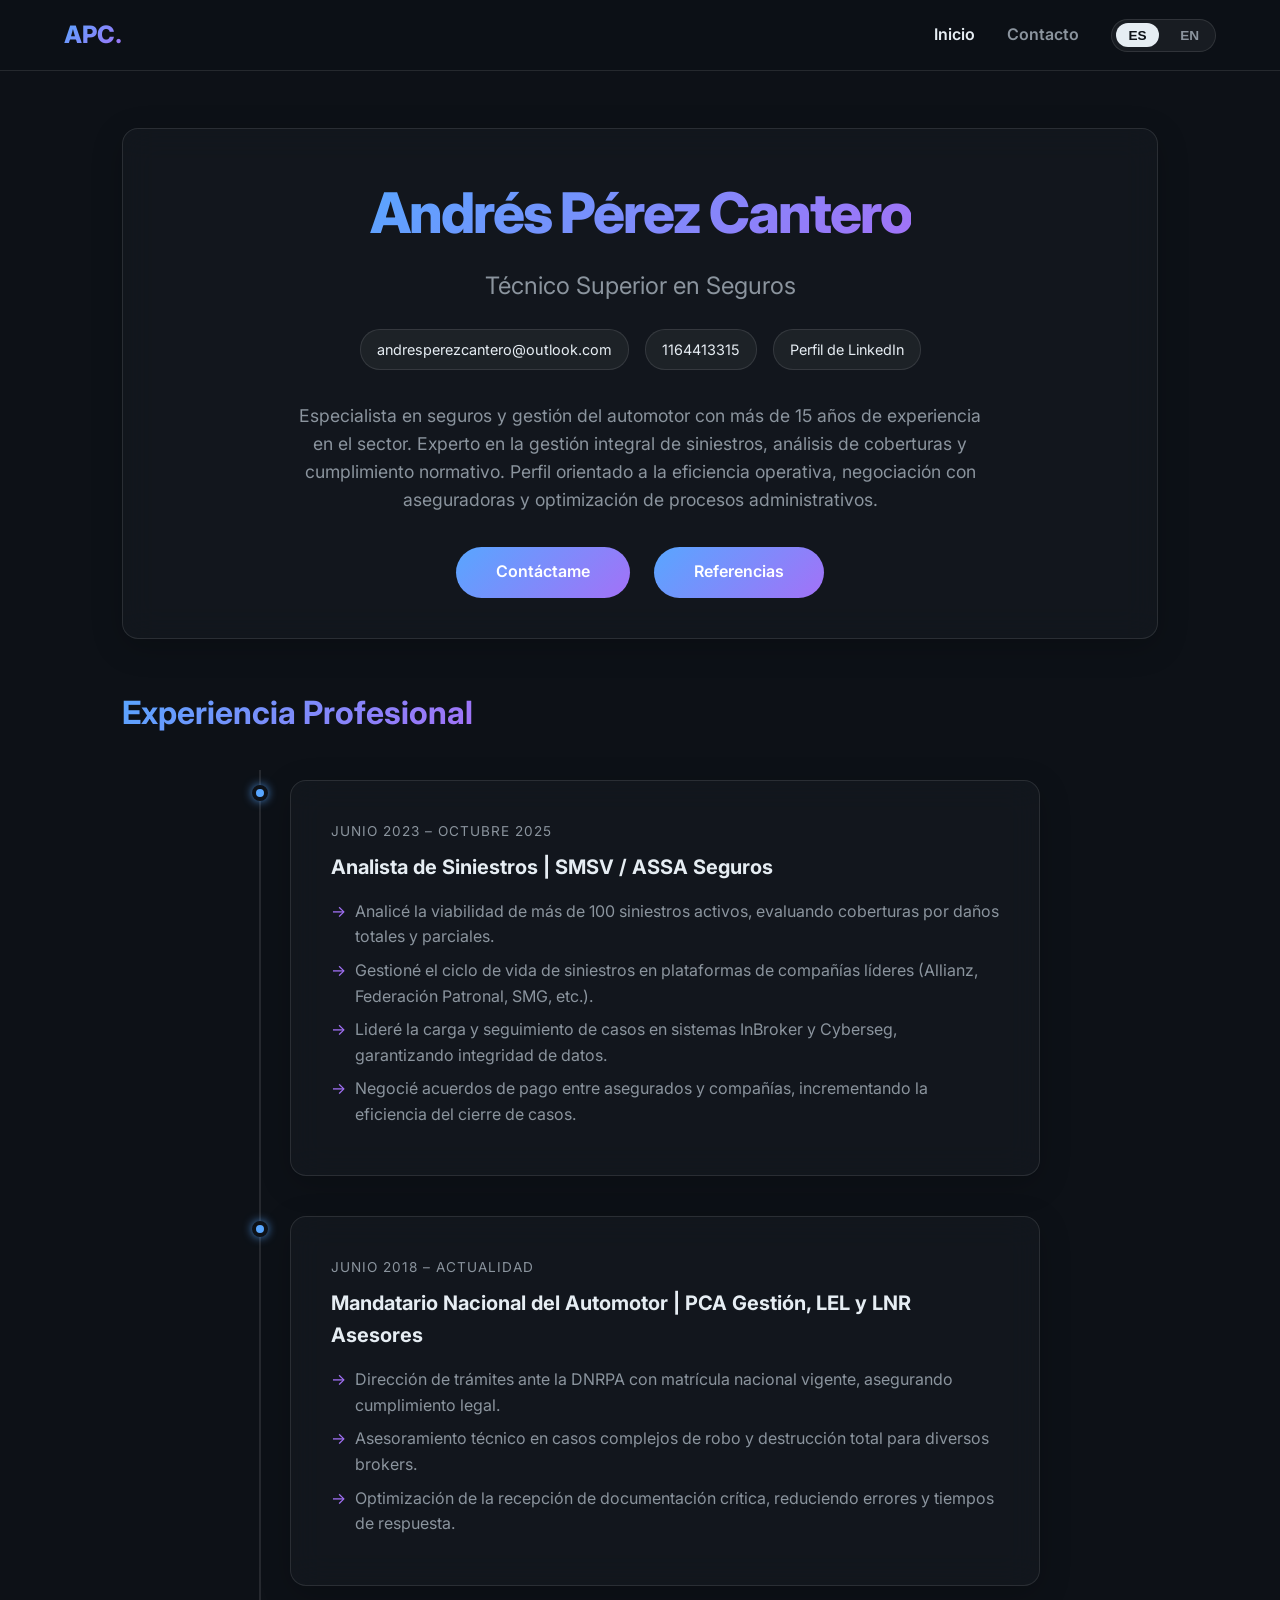
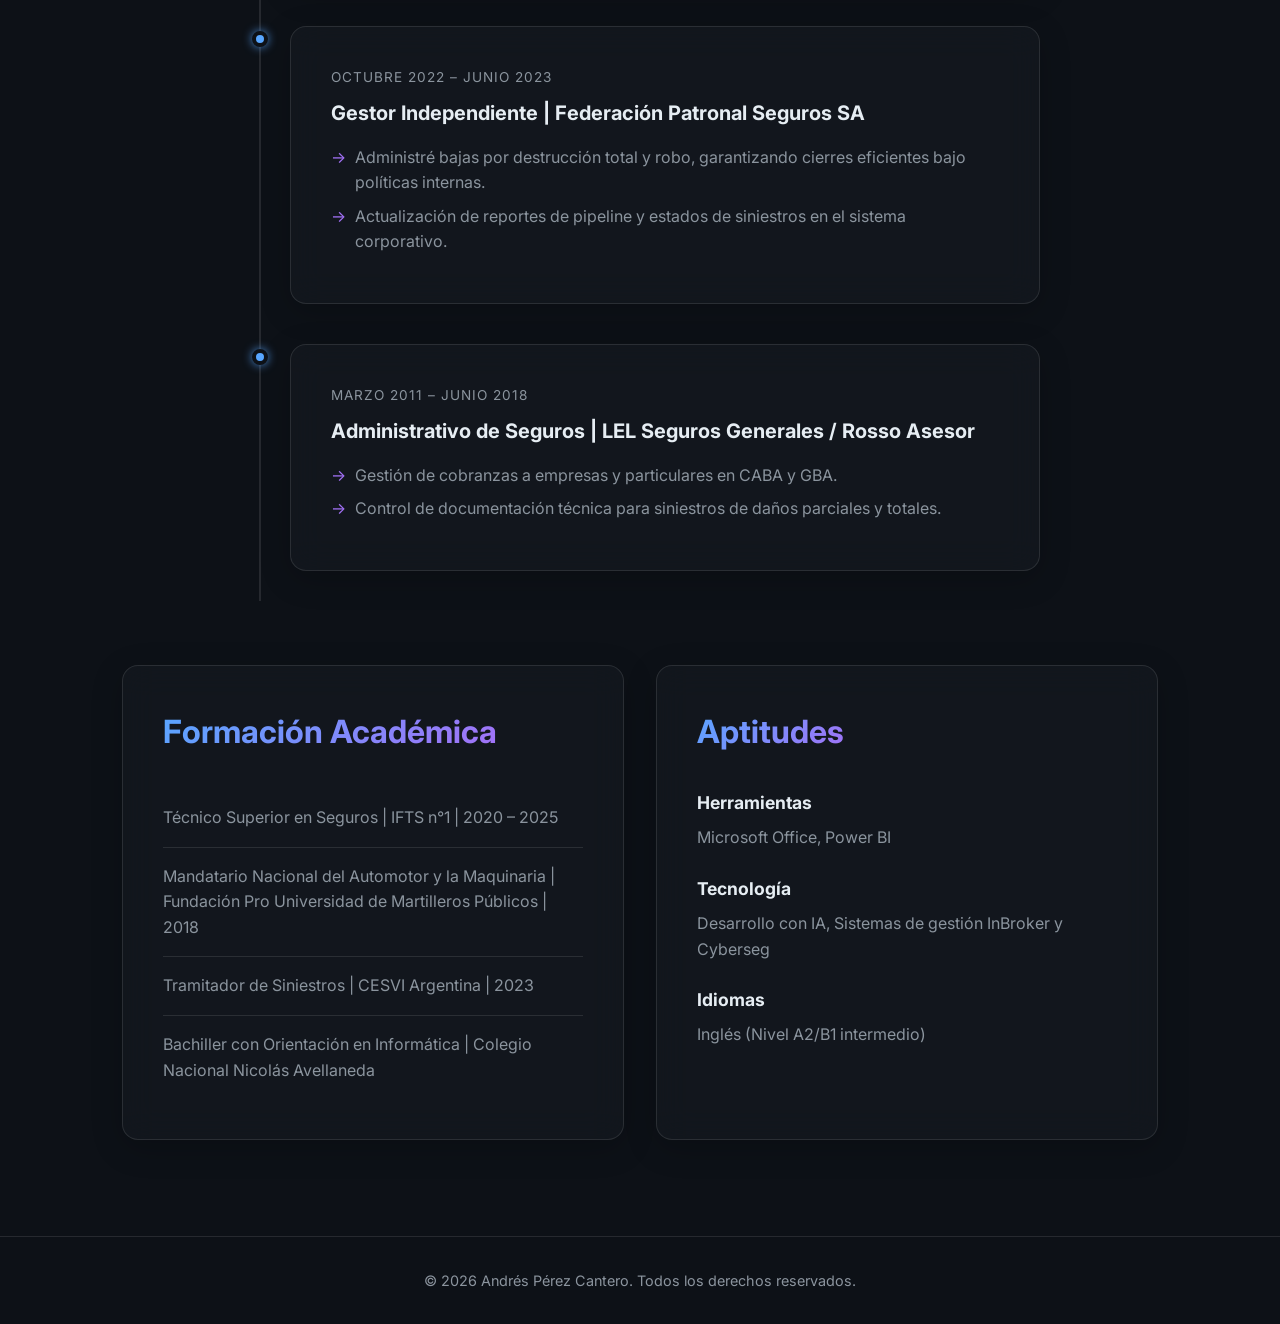
<file: index.html>
<!DOCTYPE html>
<html lang="es">
<head>
    <meta charset="UTF-8">
    <meta name="viewport" content="width=device-width, initial-scale=1.0">
    <title data-es="Andrés Pérez Cantero - CV" data-en="Andrés Pérez Cantero - Resume">Andrés Pérez Cantero - CV</title>
    
    <!-- SEO Meta Tags -->
    <meta name="description" content="Especialista en seguros y gestión del automotor con más de 15 años de experiencia. Técnico Superior en Seguros y Mandatario Nacional del Automotor. Gestión integral de siniestros.">
    <meta name="keywords" content="Análisis de siniestros, Técnico Superior en Seguros, Gestión de seguros, Análisis de coberturas, Siniestros totales y parciales, InBroker, Andrés Pérez Cantero">
    <meta name="author" content="Andrés Pérez Cantero">
    
    <!-- Open Graph (Redes Sociales y WhatsApp) -->
    <meta property="og:title" content="Andrés Pérez Cantero - CV">
    <meta property="og:description" content="Especialista en seguros y gestión del automotor. Técnico Superior en Seguros.">
    <meta property="og:type" content="website">
    <!-- Google Fonts for typography -->
    <link rel="preconnect" href="https://fonts.googleapis.com">
    <link rel="preconnect" href="https://fonts.gstatic.com" crossorigin>
    <link href="https://fonts.googleapis.com/css2?family=Inter:wght@300;400;600;800&display=swap" rel="stylesheet">
    <link rel="stylesheet" href="index.css">
</head>
<body>

    <header class="navbar">
        <div class="logo">APC.</div>
        <nav>
            <a href="index.html" class="active" data-es="Inicio" data-en="Home">Inicio</a>
            <a href="contact.html" data-es="Contacto" data-en="Contact">Contacto</a>
            <div class="lang-switch">
                <button id="btn-es" class="lang-btn active">ES</button>
                <button id="btn-en" class="lang-btn">EN</button>
            </div>
        </nav>
    </header>

    <main class="container">
        <!-- Hero Section -->
        <section class="hero glass-box">
            <h1 class="gradient-text">Andrés Pérez Cantero</h1>
            <h2 data-es="Técnico Superior en Seguros" data-en="Senior Insurance Technician">Técnico Superior en Seguros</h2>
            <div class="contact-chips">
                <a href="mailto:andresperezcantero@outlook.com">andresperezcantero@outlook.com</a>
                <a href="tel:+541164413315">1164413315</a>
                <a href="https://www.linkedin.com/in/andr%C3%A9s-p%C3%A9rez-cantero-a392791b" target="_blank" rel="noopener noreferrer" data-es="Perfil de LinkedIn" data-en="LinkedIn Profile">Perfil de LinkedIn</a>
            </div>
            <p class="hero-desc" data-es="Especialista en seguros y gestión del automotor con más de 15 años de experiencia en el sector. Experto en la gestión integral de siniestros, análisis de coberturas y cumplimiento normativo. Perfil orientado a la eficiencia operativa, negociación con aseguradoras y optimización de procesos administrativos." data-en="Insurance and automotive management specialist with over 15 years of industry experience. Expert in comprehensive claims management, coverage analysis, and regulatory compliance. Profile oriented towards operational efficiency, negotiation with insurers, and optimization of administrative processes.">
                Especialista en seguros y gestión del automotor con más de 15 años de experiencia en el sector. Experto en la gestión integral de siniestros, análisis de coberturas y cumplimiento normativo. Perfil orientado a la eficiencia operativa, negociación con aseguradoras y optimización de procesos administrativos.
            </p>
            <div class="cta-group">
                <a href="contact.html" class="cta-button" data-es="Contáctame" data-en="Contact Me">Contáctame</a>
                <a href="referencias.html" class="cta-button" data-es="Referencias" data-en="References">Referencias</a>
            </div>
        </section>

        <!-- Experience -->
        <section class="experience section-animate">
            <h3 class="section-title gradient-text" data-es="Experiencia Profesional" data-en="Professional Experience">Experiencia Profesional</h3>
            
            <div class="timeline">
                <div class="timeline-item">
                    <div class="timeline-dot"></div>
                    <div class="timeline-content glass-box">
                        <span class="date" data-es="Junio 2023 – Octubre 2025" data-en="June 2023 – October 2025">Junio 2023 – Octubre 2025</span>
                        <h4 data-es="Analista de Siniestros | SMSV / ASSA Seguros" data-en="Claims Analyst | SMSV / ASSA Seguros">Analista de Siniestros | SMSV / ASSA Seguros</h4>
                        <ul>
                            <li data-es="Analicé la viabilidad de más de 100 siniestros activos, evaluando coberturas por daños totales y parciales." data-en="Analyzed the viability of over 100 active claims, evaluating coverage for total and partial damages.">Analicé la viabilidad de más de 100 siniestros activos, evaluando coberturas por daños totales y parciales.</li>
                            <li data-es="Gestioné el ciclo de vida de siniestros en plataformas de compañías líderes (Allianz, Federación Patronal, SMG, etc.)." data-en="Managed the claims lifecycle on platforms of leading companies (Allianz, Federación Patronal, SMG, etc.).">Gestioné el ciclo de vida de siniestros en plataformas de compañías líderes (Allianz, Federación Patronal, SMG, etc.).</li>
                            <li data-es="Lideré la carga y seguimiento de casos en sistemas InBroker y Cyberseg, garantizando integridad de datos." data-en="Led the loading and tracking of cases in InBroker and Cyberseg systems, ensuring data integrity.">Lideré la carga y seguimiento de casos en sistemas InBroker y Cyberseg, garantizando integridad de datos.</li>
                            <li data-es="Negocié acuerdos de pago entre asegurados y compañías, incrementando la eficiencia del cierre de casos." data-en="Negotiated payment agreements between insured parties and companies, increasing the efficiency of case closures.">Negocié acuerdos de pago entre asegurados y compañías, incrementando la eficiencia del cierre de casos.</li>
                        </ul>
                    </div>
                </div>

                <div class="timeline-item">
                    <div class="timeline-dot"></div>
                    <div class="timeline-content glass-box">
                        <span class="date" data-es="Junio 2018 – Actualidad" data-en="June 2018 – Present">Junio 2018 – Actualidad</span>
                        <h4 data-es="Mandatario Nacional del Automotor | PCA Gestión, LEL y LNR Asesores" data-en="National Automotive Agent | PCA Gestión, LEL y LNR Asesores">Mandatario Nacional del Automotor | PCA Gestión, LEL y LNR Asesores</h4>
                        <ul>
                            <li data-es="Dirección de trámites ante la DNRPA con matrícula nacional vigente, asegurando cumplimiento legal." data-en="Direction of procedures before the DNRPA with a valid national registration, ensuring legal compliance.">Dirección de trámites ante la DNRPA con matrícula nacional vigente, asegurando cumplimiento legal.</li>
                            <li data-es="Asesoramiento técnico en casos complejos de robo y destrucción total para diversos brokers." data-en="Technical advice in complex cases of theft and total destruction for various brokers.">Asesoramiento técnico en casos complejos de robo y destrucción total para diversos brokers.</li>
                            <li data-es="Optimización de la recepción de documentación crítica, reduciendo errores y tiempos de respuesta." data-en="Optimization of critical documentation reception, reducing errors and response times.">Optimización de la recepción de documentación crítica, reduciendo errores y tiempos de respuesta.</li>
                        </ul>
                    </div>
                </div>

                <div class="timeline-item">
                    <div class="timeline-dot"></div>
                    <div class="timeline-content glass-box">
                        <span class="date" data-es="Octubre 2022 – Junio 2023" data-en="October 2022 – June 2023">Octubre 2022 – Junio 2023</span>
                        <h4 data-es="Gestor Independiente | Federación Patronal Seguros SA" data-en="Independent Manager | Federación Patronal Seguros SA">Gestor Independiente | Federación Patronal Seguros SA</h4>
                        <ul>
                            <li data-es="Administré bajas por destrucción total y robo, garantizando cierres eficientes bajo políticas internas." data-en="Managed write-offs for total destruction and theft, ensuring efficient closures under internal policies.">Administré bajas por destrucción total y robo, garantizando cierres eficientes bajo políticas internas.</li>
                            <li data-es="Actualización de reportes de pipeline y estados de siniestros en el sistema corporativo." data-en="Update of pipeline reports and claim statuses in the corporate system.">Actualización de reportes de pipeline y estados de siniestros en el sistema corporativo.</li>
                        </ul>
                    </div>
                </div>

                <div class="timeline-item">
                    <div class="timeline-dot"></div>
                    <div class="timeline-content glass-box">
                        <span class="date" data-es="Marzo 2011 – Junio 2018" data-en="March 2011 – June 2018">Marzo 2011 – Junio 2018</span>
                        <h4 data-es="Administrativo de Seguros | LEL Seguros Generales / Rosso Asesor" data-en="Insurance Administrative | LEL Seguros Generales / Rosso Asesor">Administrativo de Seguros | LEL Seguros Generales / Rosso Asesor</h4>
                        <ul>
                            <li data-es="Gestión de cobranzas a empresas y particulares en CABA y GBA." data-en="Management of collections from companies and individuals in CABA and GBA.">Gestión de cobranzas a empresas y particulares en CABA y GBA.</li>
                            <li data-es="Control de documentación técnica para siniestros de daños parciales y totales." data-en="Control of technical documentation for partial and total damage claims.">Control de documentación técnica para siniestros de daños parciales y totales.</li>
                        </ul>
                    </div>
                </div>
            </div>
        </section>

        <!-- Education & Skills -->
        <section class="edu-skills section-animate">
            <div class="grid-2">
                <div class="education glass-box">
                    <h3 class="section-title gradient-text" data-es="Formación Académica" data-en="Academic Background">Formación Académica</h3>
                    <ul class="custom-list">
                        <li data-es="Técnico Superior en Seguros | IFTS n°1 | 2020 – 2025" data-en="Senior Insurance Technician | IFTS n°1 | 2020 – 2025">Técnico Superior en Seguros | IFTS n°1 | 2020 – 2025</li>
                        <li data-es="Mandatario Nacional del Automotor y la Maquinaria | Fundación Pro Universidad de Martilleros Públicos | 2018" data-en="National Automotive and Machinery Agent | Fundación Pro Universidad de Martilleros Públicos | 2018">Mandatario Nacional del Automotor y la Maquinaria | Fundación Pro Universidad de Martilleros Públicos | 2018</li>
                        <li data-es="Tramitador de Siniestros | CESVI Argentina | 2023" data-en="Claims Handler | CESVI Argentina | 2023">Tramitador de Siniestros | CESVI Argentina | 2023</li>
                        <li data-es="Bachiller con Orientación en Informática | Colegio Nacional Nicolás Avellaneda" data-en="Bachelor with Computer Science Orientation | Colegio Nacional Nicolás Avellaneda">Bachiller con Orientación en Informática | Colegio Nacional Nicolás Avellaneda</li>
                    </ul>
                </div>
                
                <div class="skills glass-box">
                    <h3 class="section-title gradient-text" data-es="Aptitudes" data-en="Skills">Aptitudes</h3>
                    <div class="skill-category">
                        <h5 data-es="Herramientas" data-en="Tools">Herramientas</h5>
                        <p>Microsoft Office, Power BI</p>
                    </div>
                    <div class="skill-category">
                        <h5 data-es="Tecnología" data-en="Technology">Tecnología</h5>
                        <p data-es="Desarrollo con IA, Sistemas de gestión InBroker y Cyberseg" data-en="AI Development, InBroker and Cyberseg Management Systems">Desarrollo con IA, Sistemas de gestión InBroker y Cyberseg</p>
                    </div>
                    <div class="skill-category">
                        <h5 data-es="Idiomas" data-en="Languages">Idiomas</h5>
                        <p data-es="Inglés (Nivel A2/B1 intermedio)" data-en="English (Intermediate A2/B1 level)">Inglés (Nivel A2/B1 intermedio)</p>
                    </div>
                </div>
            </div>
        </section>

    </main>
    
    <footer>
        <p data-es="© 2026 Andrés Pérez Cantero. Todos los derechos reservados." data-en="© 2026 Andrés Pérez Cantero. All rights reserved.">© 2026 Andrés Pérez Cantero. Todos los derechos reservados.</p>
    </footer>

    <script src="script.js"></script>
</body>
</html>
</file>
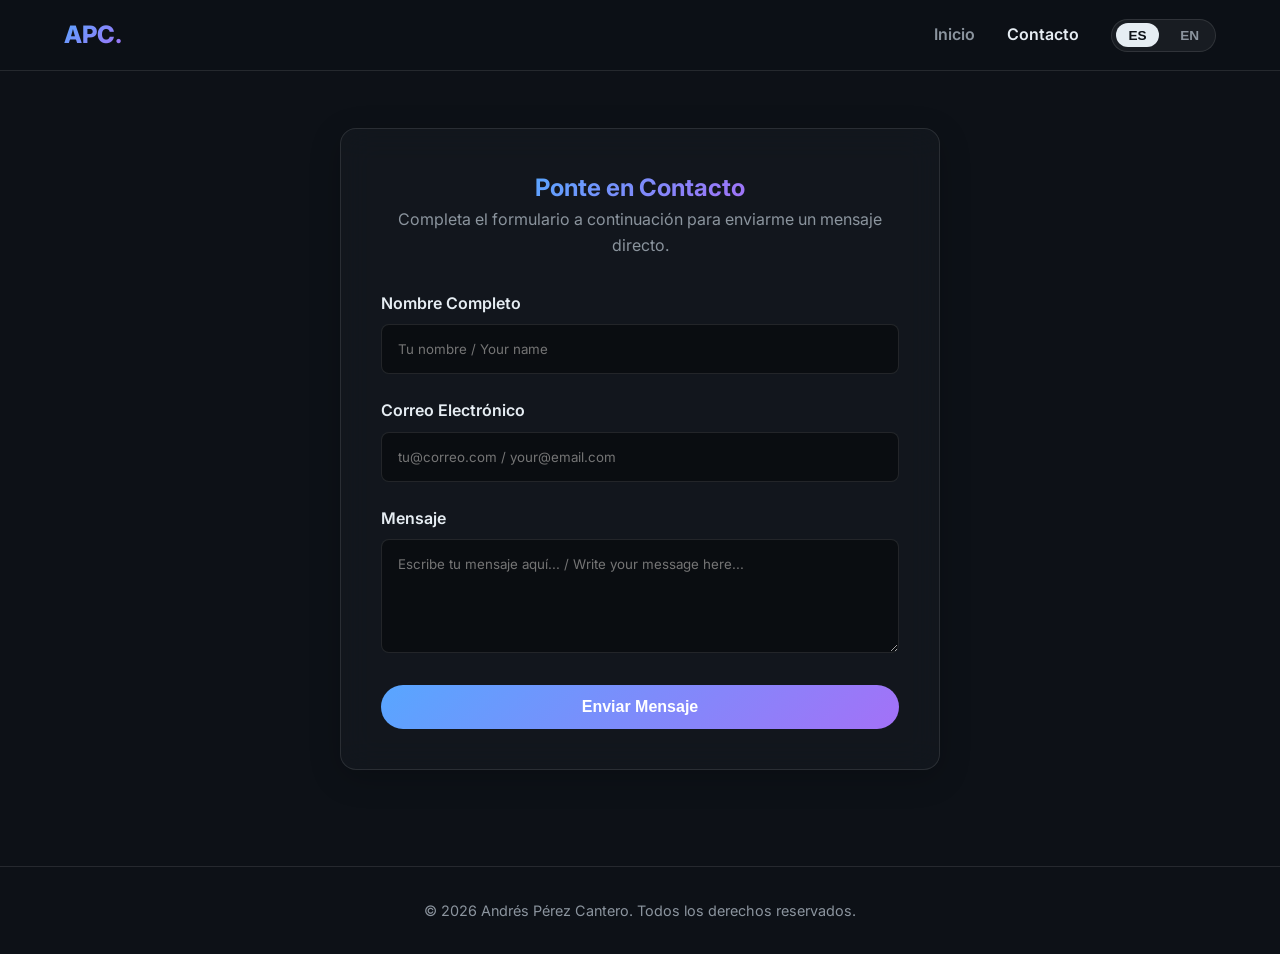
<file: contact.html>
<!DOCTYPE html>
<html lang="es">
<head>
    <meta charset="UTF-8">
    <meta name="viewport" content="width=device-width, initial-scale=1.0">
    <title data-es="Contacto - Andrés Pérez Cantero" data-en="Contact - Andrés Pérez Cantero">Contacto - Andrés Pérez Cantero</title>
    
    <!-- SEO Meta Tags -->
    <meta name="description" content="Ponte en contacto con Andrés Pérez Cantero, especialista en seguros, gestión del automotor y siniestros.">
    <meta name="keywords" content="Contacto, Análisis de siniestros, Técnico Superior en Seguros, Gestión de seguros, Andrés Pérez Cantero">
    <meta name="author" content="Andrés Pérez Cantero">
    
    <!-- Open Graph (Redes Sociales y WhatsApp) -->
    <meta property="og:title" content="Contacto - Andrés Pérez Cantero">
    <meta property="og:description" content="Formulario de contacto de Andrés Pérez Cantero, técnico en seguros.">
    <meta property="og:type" content="website">
    <link rel="preconnect" href="https://fonts.googleapis.com">
    <link rel="preconnect" href="https://fonts.gstatic.com" crossorigin>
    <link href="https://fonts.googleapis.com/css2?family=Inter:wght@300;400;600;800&display=swap" rel="stylesheet">
    <link rel="stylesheet" href="index.css">
</head>
<body>

    <header class="navbar">
        <div class="logo">APC.</div>
        <nav>
            <a href="index.html" data-es="Inicio" data-en="Home">Inicio</a>
            <a href="contact.html" class="active" data-es="Contacto" data-en="Contact">Contacto</a>
            <div class="lang-switch">
                <button id="btn-es" class="lang-btn active">ES</button>
                <button id="btn-en" class="lang-btn">EN</button>
            </div>
        </nav>
    </header>

    <main class="container">
        <section class="contact-section center-flex section-animate">
            <div class="contact-box glass-box">
                <h1 class="gradient-text" data-es="Ponte en Contacto" data-en="Get in Touch">Ponte en Contacto</h1>
                <p data-es="Completa el formulario a continuación para enviarme un mensaje directo." data-en="Fill out the form below to send me a direct message.">Completa el formulario a continuación para enviarme un mensaje directo.</p>
                
                <form action="https://formspree.io/f/xwvrjgyg" method="POST" class="contact-form">
                    <div class="input-group">
                        <label for="name" data-es="Nombre Completo" data-en="Full Name">Nombre Completo</label>
                        <input type="text" id="name" name="Nombre" required placeholder="Tu nombre / Your name">
                    </div>
                    
                    <div class="input-group">
                        <label for="email" data-es="Correo Electrónico" data-en="Email Address">Correo Electrónico</label>
                        <input type="email" id="email" name="Correo" required placeholder="tu@correo.com / your@email.com">
                    </div>
                    
                    <div class="input-group">
                        <label for="message" data-es="Mensaje" data-en="Message">Mensaje</label>
                        <textarea id="message" name="Mensaje" rows="5" required placeholder="Escribe tu mensaje aquí... / Write your message here..."></textarea>
                    </div>
                    
                    <button type="submit" class="cta-button w-full" data-es="Enviar Mensaje" data-en="Send Message">Enviar Mensaje</button>
                </form>
            </div>
        </section>
    </main>
    
    <footer>
        <p data-es="© 2026 Andrés Pérez Cantero. Todos los derechos reservados." data-en="© 2026 Andrés Pérez Cantero. All rights reserved.">© 2026 Andrés Pérez Cantero. Todos los derechos reservados.</p>
    </footer>

    <script src="script.js"></script>
</body>
</html>
</file>
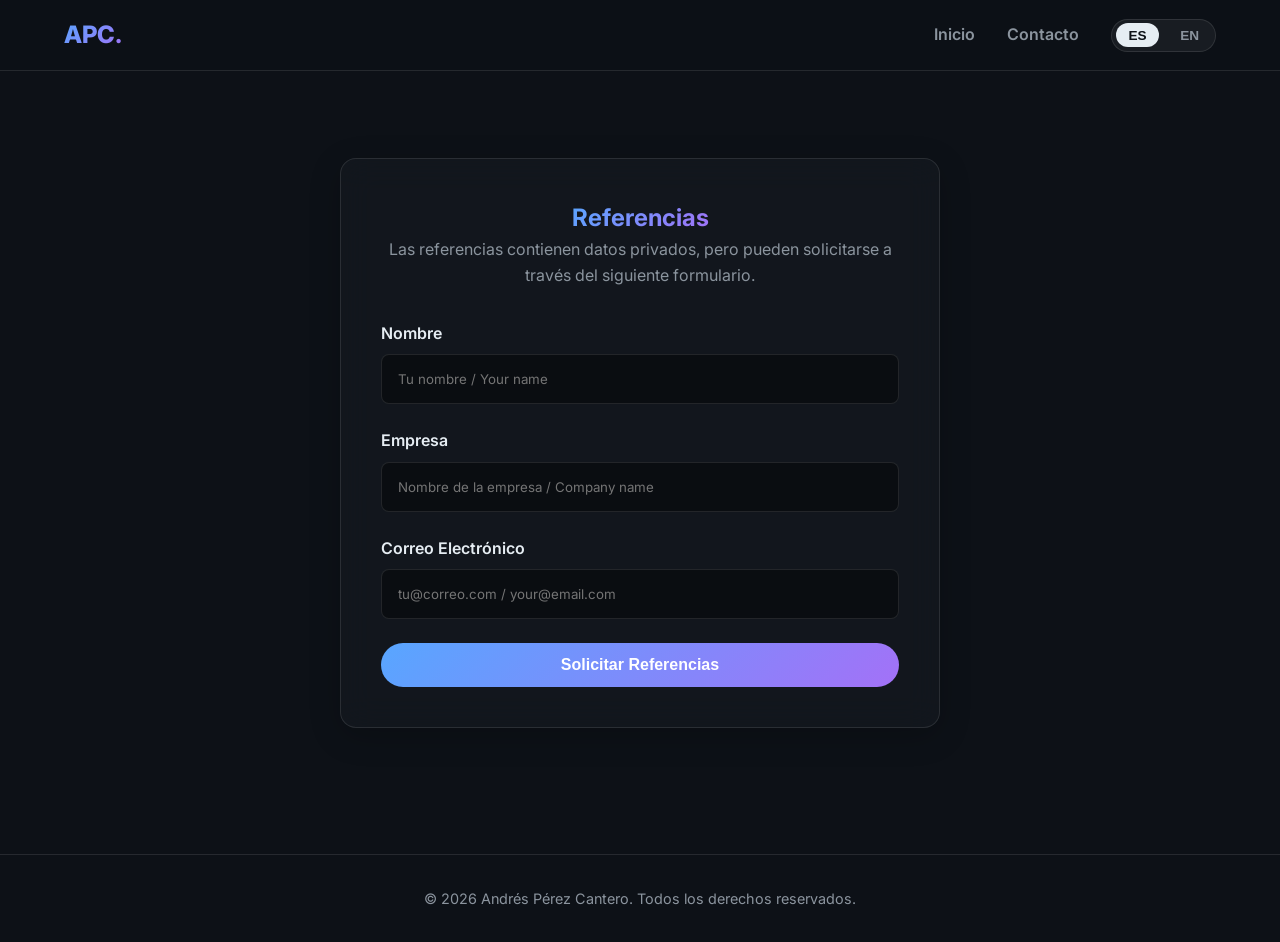
<file: referencias.html>
<!DOCTYPE html>
<html lang="es">
<head>
    <meta charset="UTF-8">
    <meta name="viewport" content="width=device-width, initial-scale=1.0">
    <title data-es="Referencias - Andrés Pérez Cantero" data-en="References - Andrés Pérez Cantero">Referencias - Andrés Pérez Cantero</title>
    
    <!-- SEO Meta Tags -->
    <meta name="description" content="Solicita referencias profesionales de Andrés Pérez Cantero, especialista en seguros y gestión del automotor.">
    <meta name="keywords" content="Referencias, Análisis de siniestros, Técnico Superior en Seguros, Gestión de seguros, Andrés Pérez Cantero">
    <meta name="author" content="Andrés Pérez Cantero">
    
    <!-- Open Graph (Redes Sociales y WhatsApp) -->
    <meta property="og:title" content="Referencias - Andrés Pérez Cantero">
    <meta property="og:description" content="Solicitud de referencias profesionales de Andrés Pérez Cantero.">
    <meta property="og:type" content="website">
    <link rel="preconnect" href="https://fonts.googleapis.com">
    <link rel="preconnect" href="https://fonts.gstatic.com" crossorigin>
    <link href="https://fonts.googleapis.com/css2?family=Inter:wght@300;400;600;800&display=swap" rel="stylesheet">
    <link rel="stylesheet" href="index.css">
</head>
<body>

    <header class="navbar">
        <div class="logo">APC.</div>
        <nav>
            <a href="index.html" data-es="Inicio" data-en="Home">Inicio</a>
            <a href="contact.html" data-es="Contacto" data-en="Contact">Contacto</a>
            <div class="lang-switch">
                <button id="btn-es" class="lang-btn active">ES</button>
                <button id="btn-en" class="lang-btn">EN</button>
            </div>
        </nav>
    </header>

    <main class="container">
        <section class="contact-section center-flex section-animate">
            <div class="contact-box glass-box">
                <h1 class="gradient-text" data-es="Referencias" data-en="References">Referencias</h1>
                <p data-es="Las referencias contienen datos privados, pero pueden solicitarse a través del siguiente formulario." data-en="References contain private data, but can be requested through the following form.">Las referencias contienen datos privados, pero pueden solicitarse a través del siguiente formulario.</p>
                
                <form action="https://formspree.io/f/xwvrjgyg" method="POST" class="contact-form">
                    <div class="input-group">
                        <label for="name" data-es="Nombre" data-en="Name">Nombre</label>
                        <input type="text" id="name" name="Nombre" required placeholder="Tu nombre / Your name">
                    </div>

                    <div class="input-group">
                        <label for="company" data-es="Empresa" data-en="Company">Empresa</label>
                        <input type="text" id="company" name="Empresa" required placeholder="Nombre de la empresa / Company name">
                    </div>
                    
                    <div class="input-group">
                        <label for="email" data-es="Correo Electrónico" data-en="Email Address">Correo Electrónico</label>
                        <input type="email" id="email" name="Correo" required placeholder="tu@correo.com / your@email.com">
                    </div>
                    
                    <button type="submit" class="cta-button w-full" data-es="Solicitar Referencias" data-en="Request References">Solicitar Referencias</button>
                </form>
            </div>
        </section>
    </main>
    
    <footer>
        <p data-es="© 2026 Andrés Pérez Cantero. Todos los derechos reservados." data-en="© 2026 Andrés Pérez Cantero. All rights reserved.">© 2026 Andrés Pérez Cantero. Todos los derechos reservados.</p>
    </footer>

    <script src="script.js"></script>
</body>
</html>
</file>
<file: index.css>
:root {
    --bg-color: #0d1117;
    --text-primary: #e6edf3;
    --text-secondary: #8b949e;
    --accent-gradient: linear-gradient(135deg, #58a6ff 0%, #a371f7 100%);
    --card-bg: rgba(22, 27, 34, 0.6);
    --border-color: rgba(255, 255, 255, 0.1);
    --nav-bg: rgba(13, 17, 23, 0.85);
    --btn-bg: rgba(255, 255, 255, 0.05);
    --btn-hover: rgba(255, 255, 255, 0.15);
}

* {
    box-sizing: border-box;
    margin: 0;
    padding: 0;
}

body {
    font-family: 'Inter', sans-serif;
    background-color: var(--bg-color);
    color: var(--text-primary);
    line-height: 1.6;
    overflow-x: hidden;
}

/* Typography Options */
.gradient-text {
    background: var(--accent-gradient);
    -webkit-background-clip: text;
    background-clip: text;
    -webkit-text-fill-color: transparent;
    display: inline-block;
}

/* Nav */
.navbar {
    position: fixed;
    top: 0;
    width: 100%;
    display: flex;
    justify-content: space-between;
    align-items: center;
    padding: 1rem 5%;
    background: var(--nav-bg);
    backdrop-filter: blur(10px);
    border-bottom: 1px solid var(--border-color);
    z-index: 1000;
}

.logo {
    font-size: 1.5rem;
    font-weight: 800;
    background: var(--accent-gradient);
    -webkit-background-clip: text;
    background-clip: text;
    -webkit-text-fill-color: transparent;
}

.navbar nav {
    display: flex;
    gap: 2rem;
    align-items: center;
}

.navbar a {
    color: var(--text-secondary);
    text-decoration: none;
    font-weight: 600;
    transition: color 0.3s;
}

.navbar a:hover, .navbar a.active {
    color: var(--text-primary);
}

/* Lang Switch */
.lang-switch {
    display: flex;
    gap: 0.5rem;
    background: var(--btn-bg);
    border-radius: 20px;
    padding: 0.2rem;
    border: 1px solid var(--border-color);
}

.lang-btn {
    background: transparent;
    border: none;
    color: var(--text-secondary);
    padding: 0.3rem 0.8rem;
    border-radius: 15px;
    cursor: pointer;
    font-weight: 600;
    font-size: 0.85rem;
    transition: all 0.3s;
}

.lang-btn.active {
    background: var(--text-primary);
    color: var(--bg-color);
}

/* Layout */
.container {
    max-width: 1100px;
    margin: 6rem auto 2rem auto;
    padding: 2rem;
}

/* Glassmorphism Classes */
.glass-box {
    background: var(--card-bg);
    border-radius: 16px;
    padding: 2.5rem;
    border: 1px solid var(--border-color);
    box-shadow: 0 8px 32px rgba(0, 0, 0, 0.2);
    backdrop-filter: blur(16px);
    transition: transform 0.3s, box-shadow 0.3s;
}

.glass-box:hover {
    transform: translateY(-5px);
    box-shadow: 0 12px 40px rgba(88, 166, 255, 0.15);
    border-color: rgba(88, 166, 255, 0.3);
}

/* Hero Section */
.hero {
    text-align: center;
    margin-bottom: 3rem;
}

.hero h1 {
    font-size: 3.5rem;
    margin-bottom: 0.5rem;
    font-weight: 800;
    letter-spacing: -2px;
}

.hero h2 {
    font-size: 1.5rem;
    color: var(--text-secondary);
    margin-bottom: 1.5rem;
    font-weight: 400;
}

.contact-chips {
    display: flex;
    justify-content: center;
    gap: 1rem;
    flex-wrap: wrap;
    margin-bottom: 2rem;
}

.contact-chips a {
    color: var(--text-primary);
    text-decoration: none;
    background: var(--btn-bg);
    padding: 0.5rem 1rem;
    border-radius: 20px;
    font-size: 0.9rem;
    border: 1px solid var(--border-color);
    transition: all 0.3s ease;
}

.contact-chips a:hover {
    background: var(--accent-gradient);
    border-color: transparent;
}

.hero-desc {
    max-width: 700px;
    margin: 0 auto 2rem auto;
    font-size: 1.1rem;
    color: var(--text-secondary);
}

/* Buttons */
.cta-button {
    display: inline-block;
    padding: 0.8rem 2.5rem;
    background: var(--accent-gradient);
    color: #fff;
    text-decoration: none;
    border-radius: 30px;
    font-weight: 600;
    transition: transform 0.3s, box-shadow 0.3s;
    border: none;
    cursor: pointer;
    font-size: 1rem;
}

.cta-button:hover {
    transform: scale(1.05);
    box-shadow: 0 10px 25px rgba(88, 166, 255, 0.4);
}

.cta-group {
    display: flex;
    justify-content: center;
    gap: 1.5rem;
    flex-wrap: wrap;
}

.w-full {
    width: 100%;
}

/* Utility Animations */
.section-animate {
    animation: fadeIn 1s ease-out;
}

@keyframes fadeIn {
    from { opacity: 0; transform: translateY(20px); }
    to { opacity: 1; transform: translateY(0); }
}

.section-title {
    font-size: 2rem;
    margin-bottom: 2rem;
    text-align: center;
}

/* Timeline/Experience */
.timeline {
    position: relative;
    max-width: 800px;
    margin: 0 auto 4rem auto;
}

.timeline::after {
    content: '';
    position: absolute;
    width: 2px;
    background: var(--border-color);
    top: 0;
    bottom: 0;
    left: 20px;
    margin-left: -1px;
}

.timeline-item {
    padding: 10px 0 30px 50px;
    position: relative;
}

.timeline-dot {
    position: absolute;
    width: 16px;
    height: 16px;
    background: #58a6ff;
    border: 4px solid var(--bg-color);
    left: 12px;
    top: 15px;
    border-radius: 50%;
    z-index: 1;
    box-shadow: 0 0 10px rgba(88, 166, 255, 0.8);
}

.timeline-content .date {
    display: block;
    color: var(--text-secondary);
    font-size: 0.85rem;
    margin-bottom: 0.5rem;
    text-transform: uppercase;
    letter-spacing: 1px;
}

.timeline-content h4 {
    font-size: 1.25rem;
    margin-bottom: 1rem;
    color: var(--text-primary);
}

.timeline-content ul {
    list-style: none;
    padding-left: 0;
}

.timeline-content li {
    position: relative;
    padding-left: 1.5rem;
    margin-bottom: 0.5rem;
    color: var(--text-secondary);
}

.timeline-content li::before {
    content: '→';
    position: absolute;
    left: 0;
    color: #a371f7;
}

/* Grid Layouts for Edu/Skills */
.grid-2 {
    display: grid;
    grid-template-columns: 1fr 1fr;
    gap: 2rem;
}

.custom-list {
    list-style: none;
}

.custom-list li {
    padding: 1rem 0;
    border-bottom: 1px solid var(--border-color);
    color: var(--text-secondary);
}

.custom-list li:last-child {
    border-bottom: none;
}

.skill-category {
    margin-bottom: 1.5rem;
}

.skill-category h5 {
    font-size: 1.1rem;
    color: var(--text-primary);
    margin-bottom: 0.5rem;
}

.skill-category p {
    color: var(--text-secondary);
}

/* Contact Page */
.center-flex {
    display: flex;
    justify-content: center;
    align-items: center;
    min-height: 70vh;
}

.contact-box {
    width: 100%;
    max-width: 600px;
    text-align: center;
}

.contact-box p {
    color: var(--text-secondary);
    margin-bottom: 2rem;
}

.input-group {
    text-align: left;
    margin-bottom: 1.5rem;
}

.input-group label {
    display: block;
    margin-bottom: 0.5rem;
    color: var(--text-primary);
    font-weight: 600;
}

.input-group input,
.input-group textarea {
    width: 100%;
    padding: 1rem;
    border-radius: 8px;
    background: rgba(0, 0, 0, 0.4);
    border: 1px solid var(--border-color);
    color: var(--text-primary);
    font-family: inherit;
    transition: all 0.3s;
}

.input-group input:focus,
.input-group textarea:focus {
    outline: none;
    border-color: #58a6ff;
    box-shadow: 0 0 0 2px rgba(88, 166, 255, 0.3);
}

/* Footer */
footer {
    text-align: center;
    padding: 2rem;
    color: var(--text-secondary);
    font-size: 0.9rem;
    border-top: 1px solid var(--border-color);
    margin-top: 4rem;
}

/* Responsive */
@media (max-width: 768px) {
    .grid-2 {
        grid-template-columns: 1fr;
    }
    .hero h1 {
        font-size: 2.5rem;
    }
    .container {
        padding: 1rem;
    }
    .navbar {
        flex-direction: column;
        gap: 1rem;
    }
}
</file>
